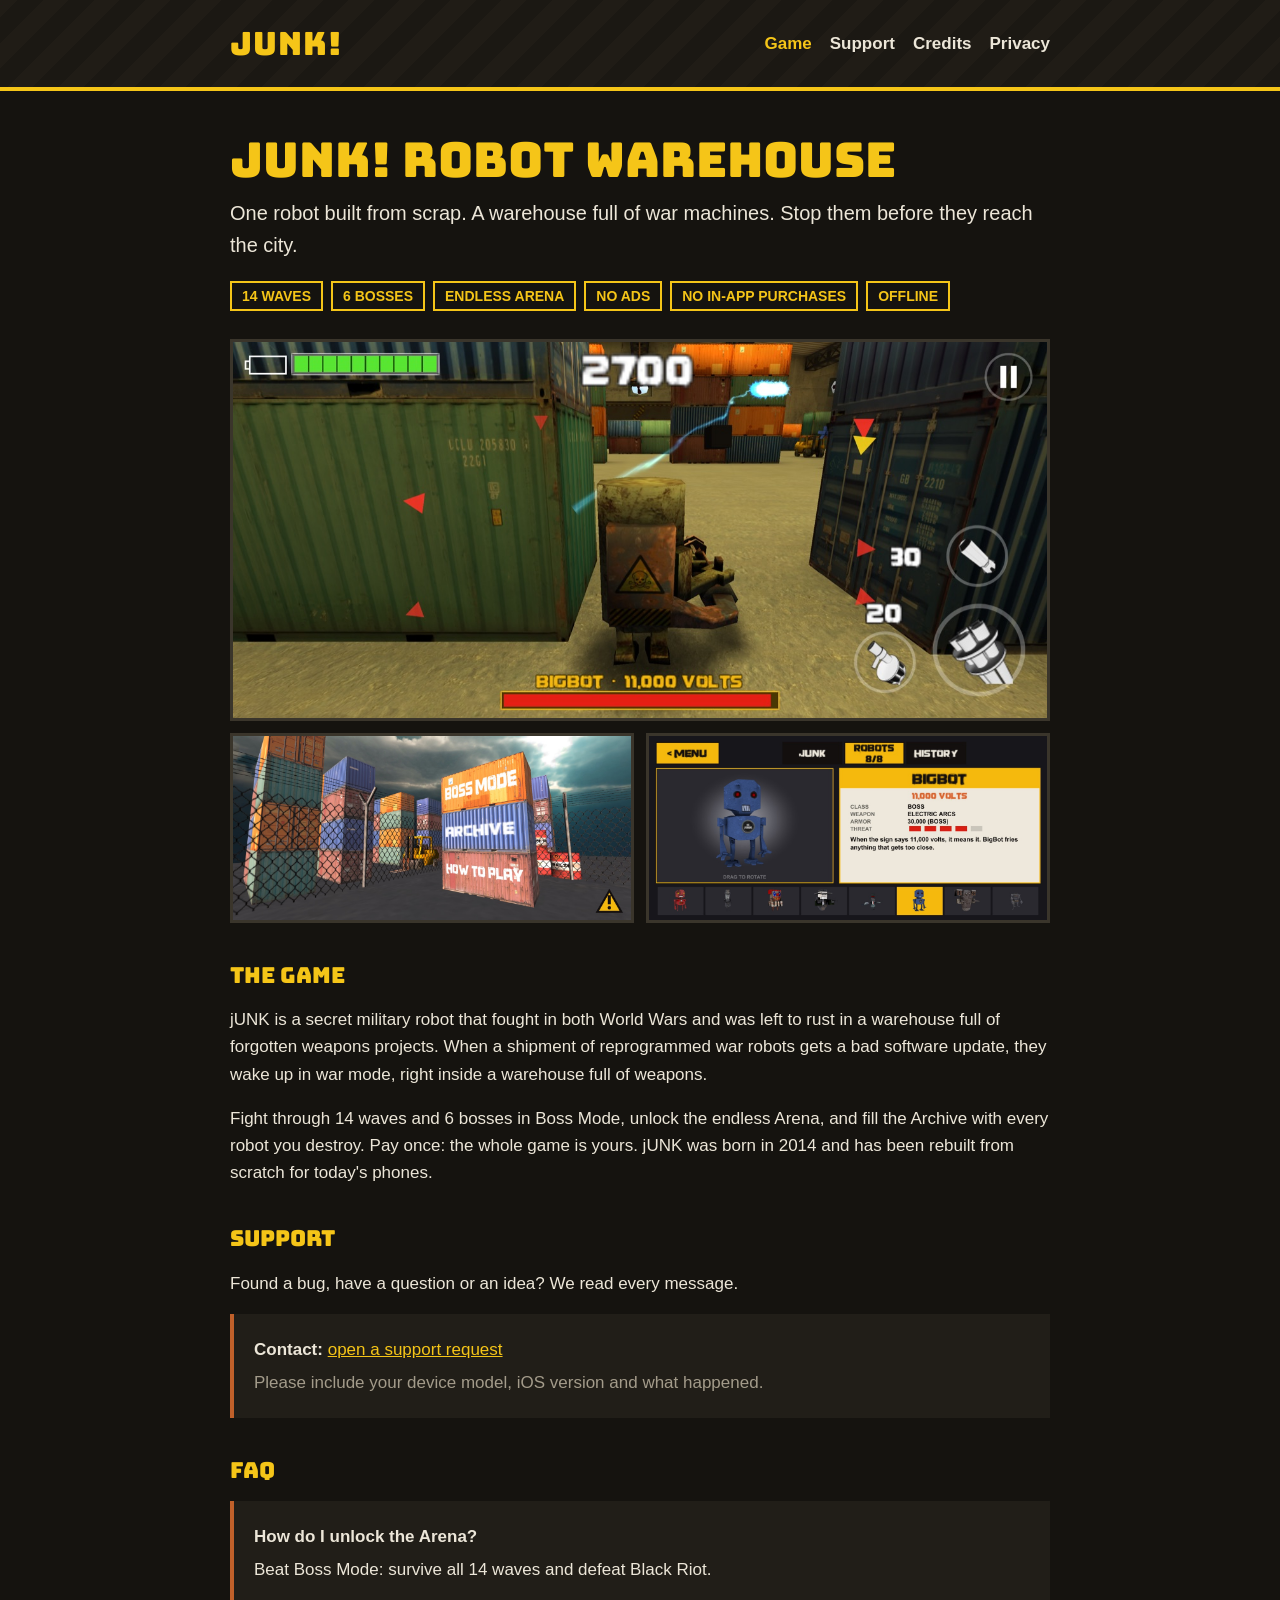
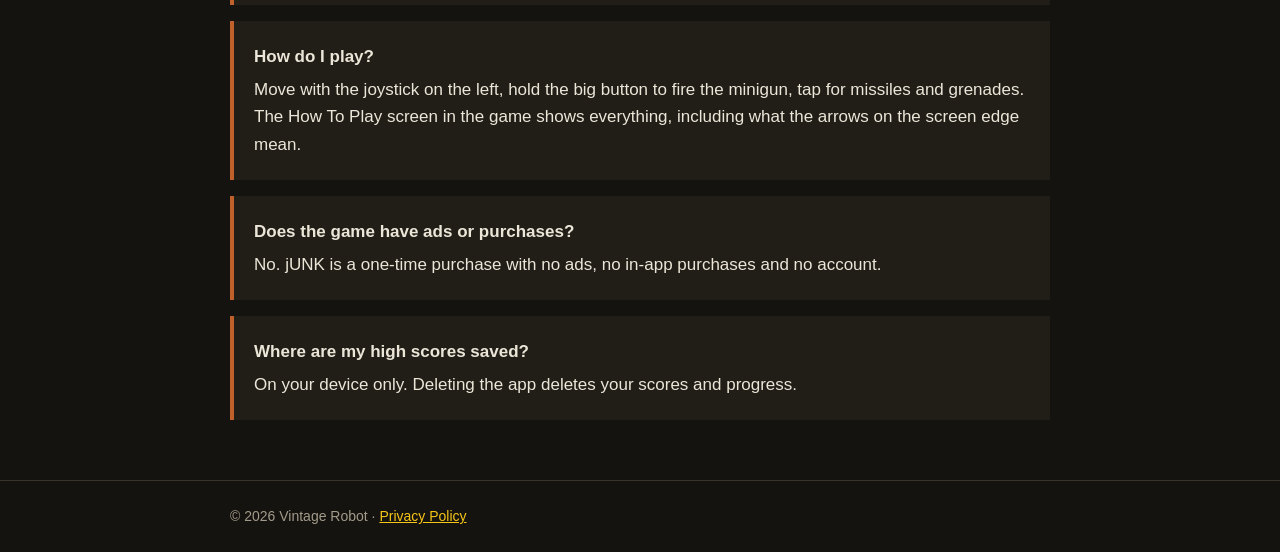
<file: index.html>
<!doctype html>
<html lang="en">
<head>
<meta charset="utf-8">
<meta name="viewport" content="width=device-width, initial-scale=1">
<title>jUNK! Robot Warehouse</title>
<meta name="description" content="jUNK! Robot Warehouse: a fast arcade shooter for iPhone and iPad. 14 waves, 6 bosses, no ads, no in-app purchases.">
<link rel="preconnect" href="https://fonts.googleapis.com">
<link rel="preconnect" href="https://fonts.gstatic.com" crossorigin>
<link href="https://fonts.googleapis.com/css2?family=Bungee&display=swap" rel="stylesheet">
<link rel="stylesheet" href="style.css">
</head>
<body>
<header><div class="wrap">
  <a class="logo" href="./">jUNK!</a>
  <nav><a href="./" aria-current="page">Game</a><a href="#support">Support</a><a href="credits.html">Credits</a><a href="privacy.html">Privacy</a></nav>
</div></header>

<main class="wrap">
  <h1>jUNK! Robot Warehouse</h1>
  <p class="lead">One robot built from scrap. A warehouse full of war machines. Stop them before they reach the city.</p>
  <ul class="tags"><li>14 waves</li><li>6 bosses</li><li>Endless Arena</li><li>No ads</li><li>No in-app purchases</li><li>Offline</li></ul>

  <img class="shot" src="img/boss-fight.jpg" alt="jUNK fighting BigBot, the 11,000-volt boss, in the warehouse" width="1280" height="591">
  <div class="grid">
    <img class="shot" src="img/menu.jpg" alt="Main menu with the shipping containers" width="1280" height="591" loading="lazy">
    <img class="shot" src="img/archive-robots.jpg" alt="Robot file in the Archive" width="1280" height="591" loading="lazy">
  </div>

  <h2>The game</h2>
  <p>jUNK is a secret military robot that fought in both World Wars and was left to rust in a warehouse full of forgotten weapons projects. When a shipment of reprogrammed war robots gets a bad software update, they wake up in war mode, right inside a warehouse full of weapons.</p>
  <p>Fight through 14 waves and 6 bosses in Boss Mode, unlock the endless Arena, and fill the Archive with every robot you destroy. Pay once: the whole game is yours. jUNK was born in 2014 and has been rebuilt from scratch for today's phones.</p>

  <h2 id="support">Support</h2>
  <p>Found a bug, have a question or an idea? We read every message.</p>
  <div class="card">
    <p><strong>Contact:</strong> <a href="https://github.com/vcardona/junk-site/issues/new">open a support request</a></p>
    <p class="muted">Please include your device model, iOS version and what happened.</p>
  </div>

  <h2>FAQ</h2>
  <div class="card">
    <p><strong>How do I unlock the Arena?</strong></p>
    <p>Beat Boss Mode: survive all 14 waves and defeat Black Riot.</p>
  </div>
  <div class="card">
    <p><strong>How do I play?</strong></p>
    <p>Move with the joystick on the left, hold the big button to fire the minigun, tap for missiles and grenades. The How To Play screen in the game shows everything, including what the arrows on the screen edge mean.</p>
  </div>
  <div class="card">
    <p><strong>Does the game have ads or purchases?</strong></p>
    <p>No. jUNK is a one-time purchase with no ads, no in-app purchases and no account.</p>
  </div>
  <div class="card">
    <p><strong>Where are my high scores saved?</strong></p>
    <p>On your device only. Deleting the app deletes your scores and progress.</p>
  </div>
</main>

<footer><div class="wrap">© 2026 Vintage Robot · <a href="privacy.html">Privacy Policy</a></div></footer>
</body>
</html>
</file>
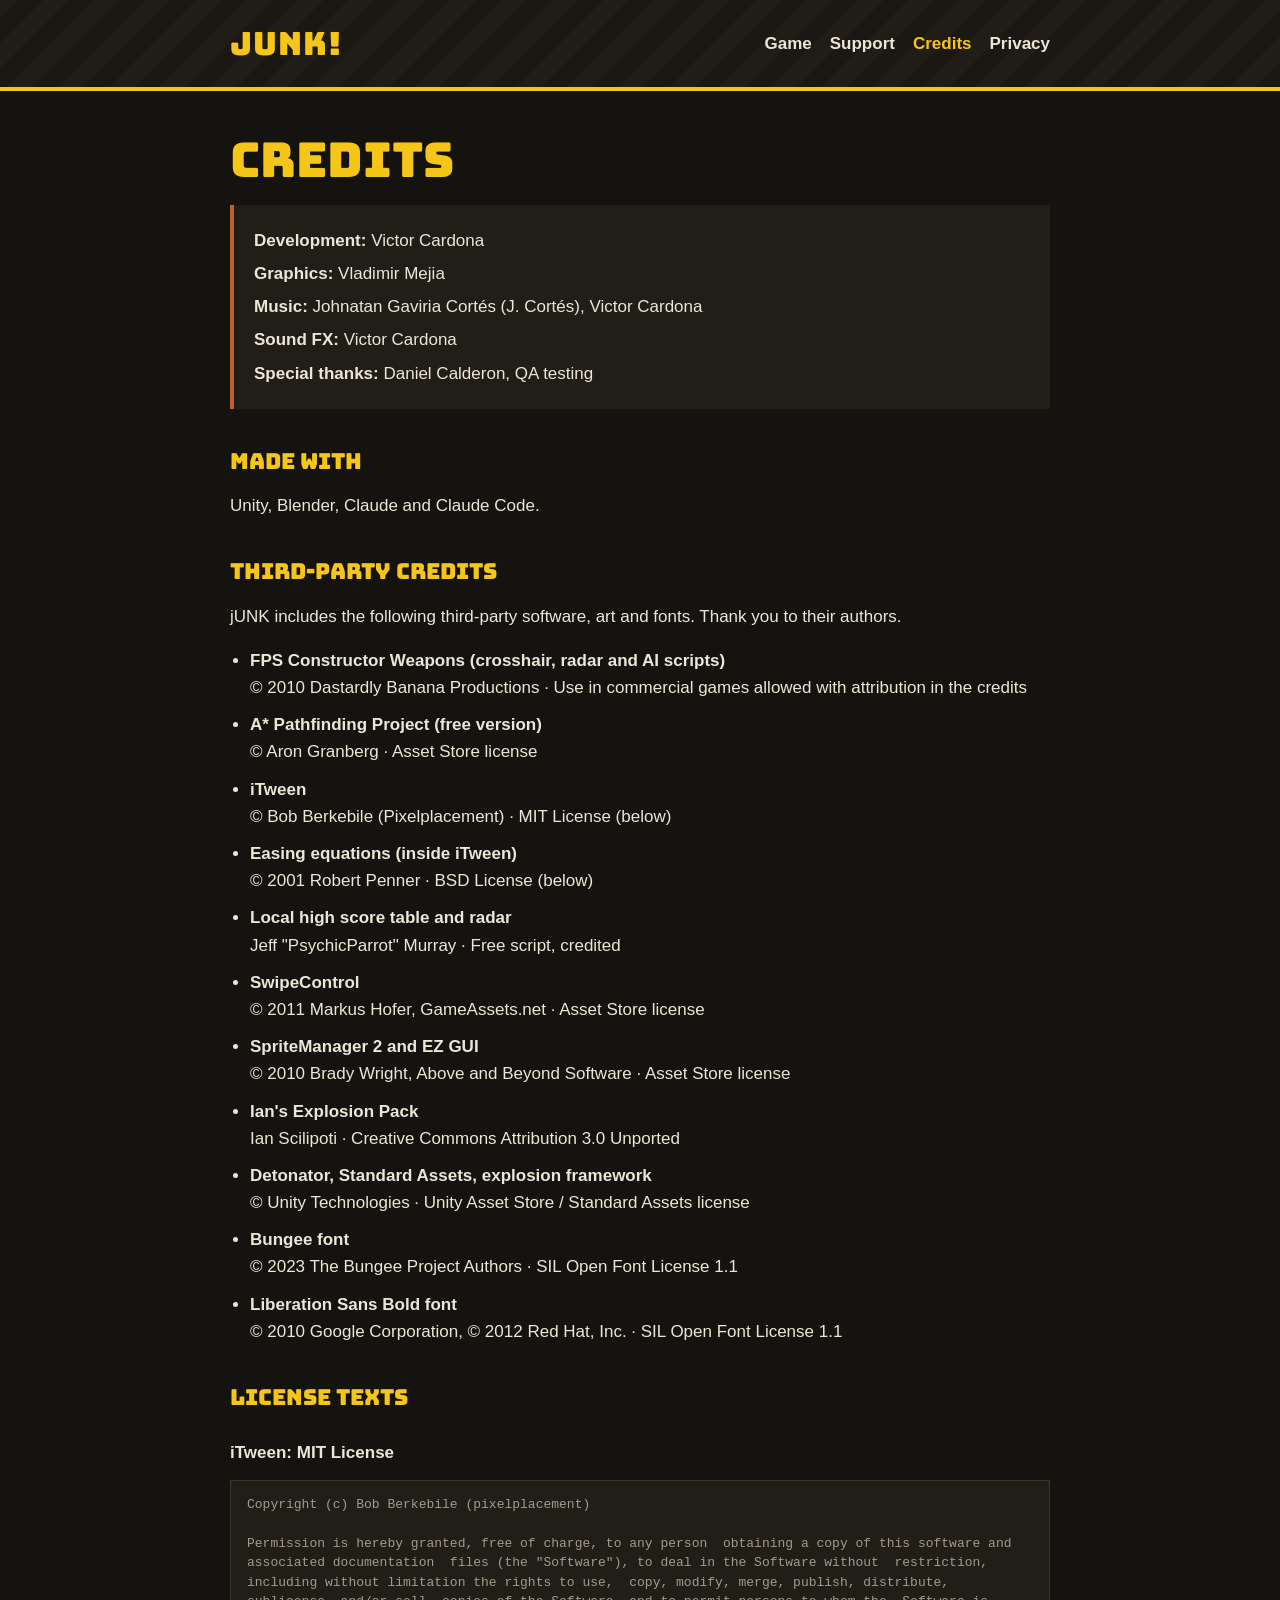
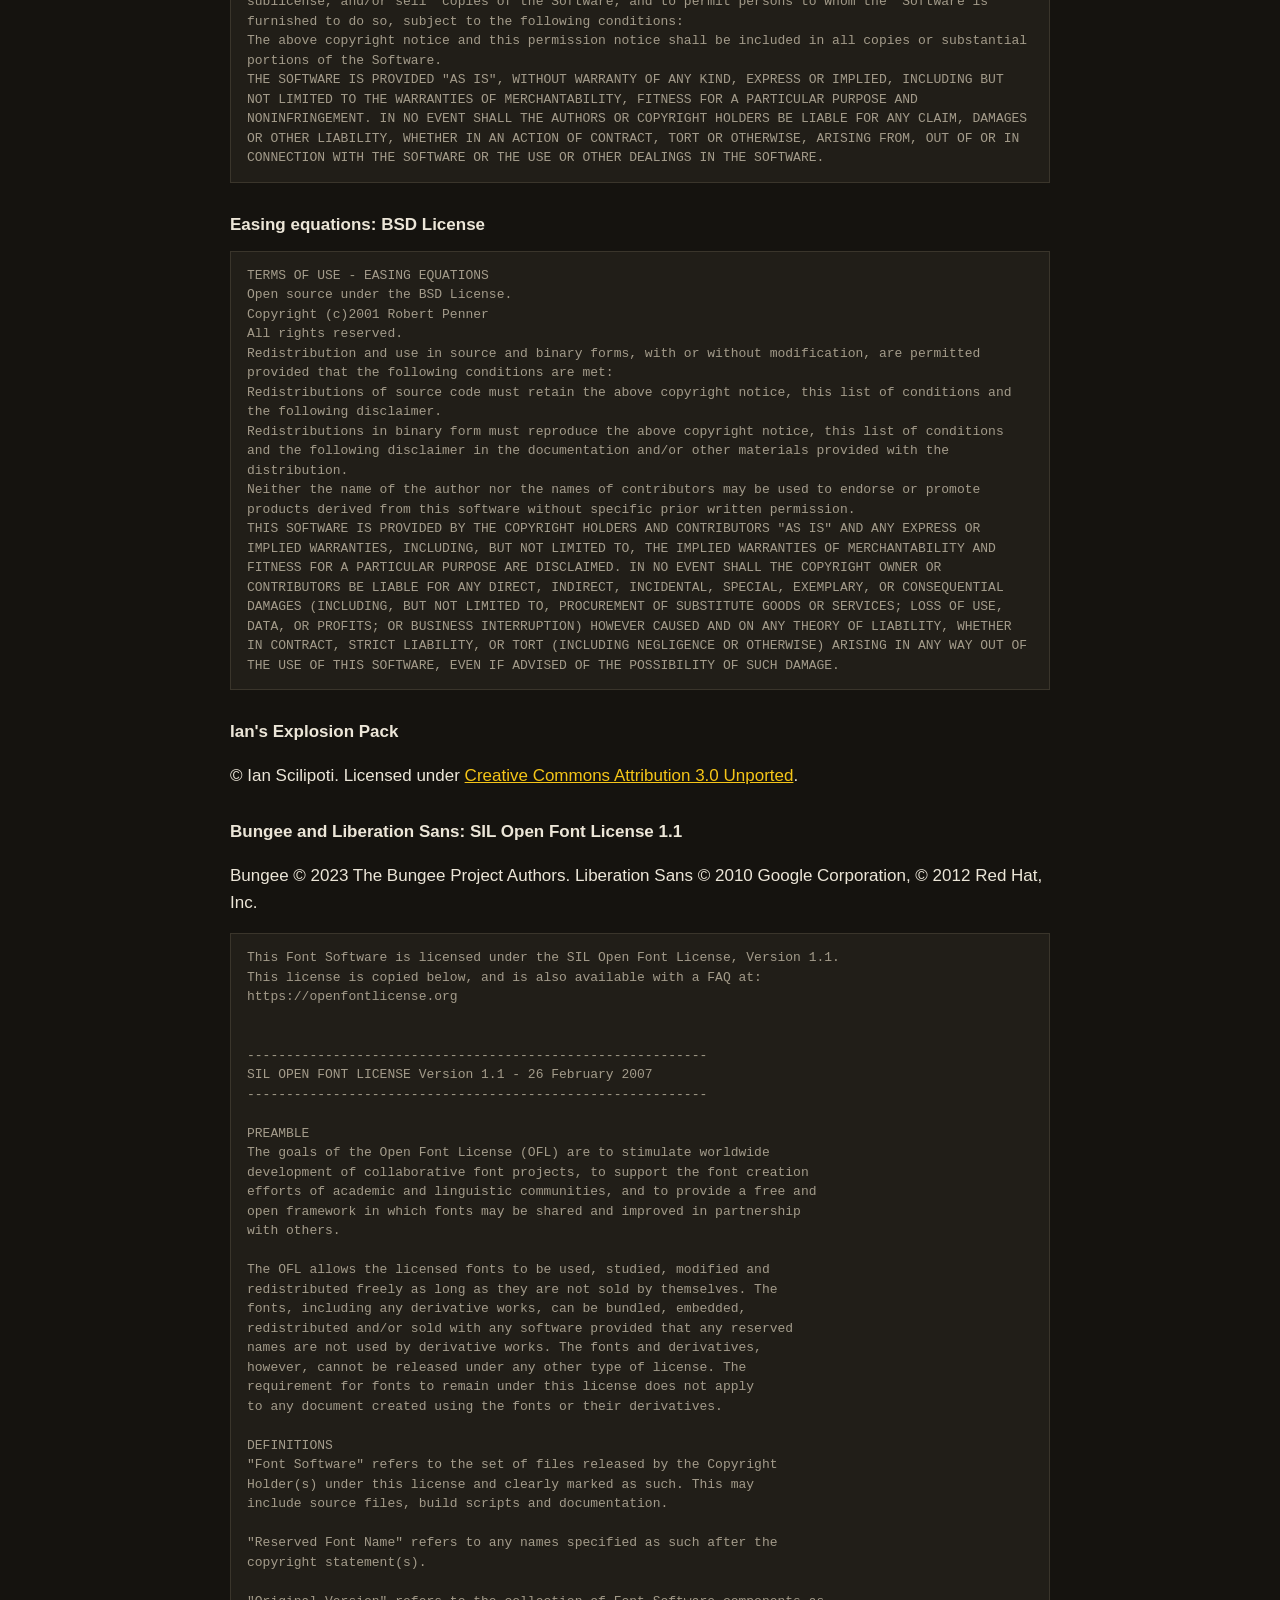
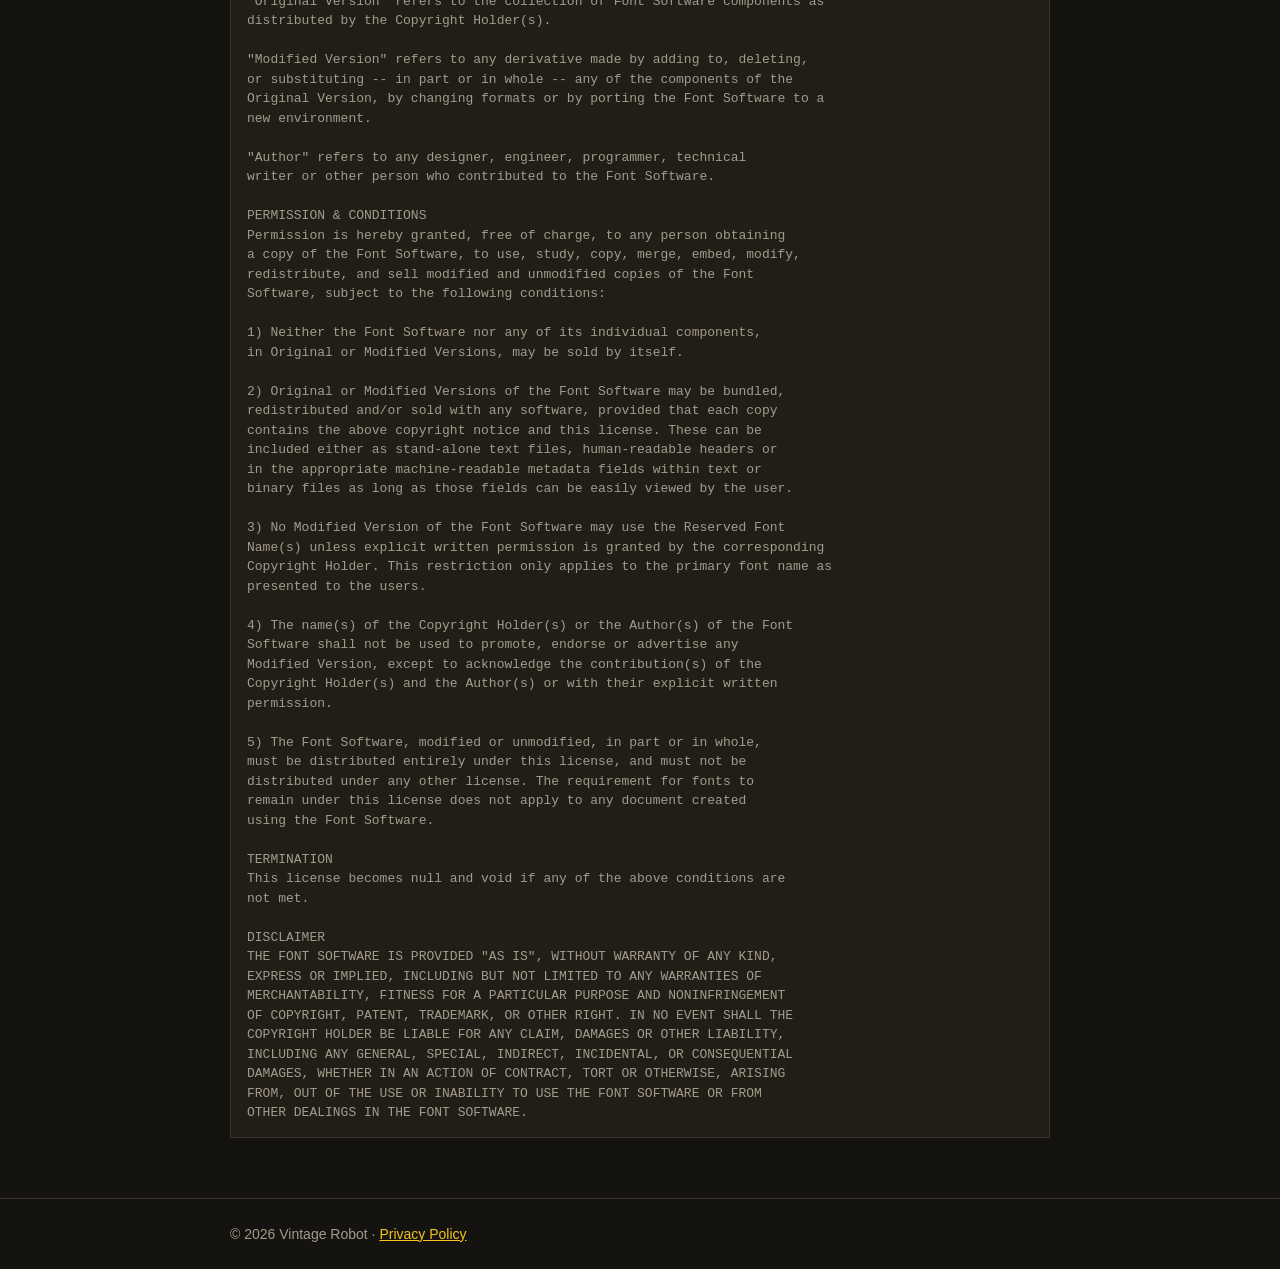
<file: credits.html>
<!doctype html>
<html lang="en">
<head>
<meta charset="utf-8">
<meta name="viewport" content="width=device-width, initial-scale=1">
<title>Credits · jUNK! Robot Warehouse</title>
<link rel="preconnect" href="https://fonts.googleapis.com">
<link rel="preconnect" href="https://fonts.gstatic.com" crossorigin>
<link href="https://fonts.googleapis.com/css2?family=Bungee&display=swap" rel="stylesheet">
<link rel="stylesheet" href="style.css">
</head>
<body>
<header><div class="wrap">
  <a class="logo" href="./">jUNK!</a>
  <nav><a href="./">Game</a><a href="./#support">Support</a><a href="credits.html" aria-current="page">Credits</a><a href="privacy.html">Privacy</a></nav>
</div></header>

<main class="wrap">
  <h1>Credits</h1>
  <div class="card">
    <p><strong>Development:</strong> Victor Cardona</p>
    <p><strong>Graphics:</strong> Vladimir Mejia</p>
    <p><strong>Music:</strong> Johnatan Gaviria Cortés (J. Cortés), Victor Cardona</p>
    <p><strong>Sound FX:</strong> Victor Cardona</p>
    <p><strong>Special thanks:</strong> Daniel Calderon, QA testing</p>
  </div>

  <h2>Made with</h2>
  <p>Unity, Blender, Claude and Claude Code.</p>

  <h2>Third-party credits</h2>
  <p>jUNK includes the following third-party software, art and fonts. Thank you to their authors.</p>
  <ul class="credits">
    <li><strong>FPS Constructor Weapons (crosshair, radar and AI scripts)</strong><br>© 2010 Dastardly Banana Productions · Use in commercial games allowed with attribution in the credits</li>
    <li><strong>A* Pathfinding Project (free version)</strong><br>© Aron Granberg · Asset Store license</li>
    <li><strong>iTween</strong><br>© Bob Berkebile (Pixelplacement) · MIT License (below)</li>
    <li><strong>Easing equations (inside iTween)</strong><br>© 2001 Robert Penner · BSD License (below)</li>
    <li><strong>Local high score table and radar</strong><br>Jeff &quot;PsychicParrot&quot; Murray · Free script, credited</li>
    <li><strong>SwipeControl</strong><br>© 2011 Markus Hofer, GameAssets.net · Asset Store license</li>
    <li><strong>SpriteManager 2 and EZ GUI</strong><br>© 2010 Brady Wright, Above and Beyond Software · Asset Store license</li>
    <li><strong>Ian&#x27;s Explosion Pack</strong><br>Ian Scilipoti · Creative Commons Attribution 3.0 Unported</li>
    <li><strong>Detonator, Standard Assets, explosion framework</strong><br>© Unity Technologies · Unity Asset Store / Standard Assets license</li>
    <li><strong>Bungee font</strong><br>© 2023 The Bungee Project Authors · SIL Open Font License 1.1</li>
    <li><strong>Liberation Sans Bold font</strong><br>© 2010 Google Corporation, © 2012 Red Hat, Inc. · SIL Open Font License 1.1</li>
  </ul>

  <h2>License texts</h2>
  <h3>iTween: MIT License</h3>
  <pre>Copyright (c) Bob Berkebile (pixelplacement)

Permission is hereby granted, free of charge, to any person  obtaining a copy of this software and associated documentation  files (the &quot;Software&quot;), to deal in the Software without  restriction, including without limitation the rights to use,  copy, modify, merge, publish, distribute, sublicense, and/or sell  copies of the Software, and to permit persons to whom the  Software is furnished to do so, subject to the following conditions:
The above copyright notice and this permission notice shall be included in all copies or substantial portions of the Software.
THE SOFTWARE IS PROVIDED &quot;AS IS&quot;, WITHOUT WARRANTY OF ANY KIND, EXPRESS OR IMPLIED, INCLUDING BUT NOT LIMITED TO THE WARRANTIES OF MERCHANTABILITY, FITNESS FOR A PARTICULAR PURPOSE AND NONINFRINGEMENT. IN NO EVENT SHALL THE AUTHORS OR COPYRIGHT HOLDERS BE LIABLE FOR ANY CLAIM, DAMAGES OR OTHER LIABILITY, WHETHER IN AN ACTION OF CONTRACT, TORT OR OTHERWISE, ARISING FROM, OUT OF OR IN CONNECTION WITH THE SOFTWARE OR THE USE OR OTHER DEALINGS IN THE SOFTWARE.</pre>
  <h3>Easing equations: BSD License</h3>
  <pre>TERMS OF USE - EASING EQUATIONS
Open source under the BSD License.
Copyright (c)2001 Robert Penner
All rights reserved.
Redistribution and use in source and binary forms, with or without modification, are permitted provided that the following conditions are met:
Redistributions of source code must retain the above copyright notice, this list of conditions and the following disclaimer.
Redistributions in binary form must reproduce the above copyright notice, this list of conditions and the following disclaimer in the documentation and/or other materials provided with the distribution.
Neither the name of the author nor the names of contributors may be used to endorse or promote products derived from this software without specific prior written permission.
THIS SOFTWARE IS PROVIDED BY THE COPYRIGHT HOLDERS AND CONTRIBUTORS &quot;AS IS&quot; AND ANY EXPRESS OR IMPLIED WARRANTIES, INCLUDING, BUT NOT LIMITED TO, THE IMPLIED WARRANTIES OF MERCHANTABILITY AND FITNESS FOR A PARTICULAR PURPOSE ARE DISCLAIMED. IN NO EVENT SHALL THE COPYRIGHT OWNER OR CONTRIBUTORS BE LIABLE FOR ANY DIRECT, INDIRECT, INCIDENTAL, SPECIAL, EXEMPLARY, OR CONSEQUENTIAL DAMAGES (INCLUDING, BUT NOT LIMITED TO, PROCUREMENT OF SUBSTITUTE GOODS OR SERVICES; LOSS OF USE, DATA, OR PROFITS; OR BUSINESS INTERRUPTION) HOWEVER CAUSED AND ON ANY THEORY OF LIABILITY, WHETHER IN CONTRACT, STRICT LIABILITY, OR TORT (INCLUDING NEGLIGENCE OR OTHERWISE) ARISING IN ANY WAY OUT OF THE USE OF THIS SOFTWARE, EVEN IF ADVISED OF THE POSSIBILITY OF SUCH DAMAGE.</pre>
  <h3>Ian's Explosion Pack</h3>
  <p>© Ian Scilipoti. Licensed under <a href="https://creativecommons.org/licenses/by/3.0/">Creative Commons Attribution 3.0 Unported</a>.</p>
  <h3>Bungee and Liberation Sans: SIL Open Font License 1.1</h3>
  <p>Bungee © 2023 The Bungee Project Authors. Liberation Sans © 2010 Google Corporation, © 2012 Red Hat, Inc.</p>
  <pre>This Font Software is licensed under the SIL Open Font License, Version 1.1.
This license is copied below, and is also available with a FAQ at:
https://openfontlicense.org


-----------------------------------------------------------
SIL OPEN FONT LICENSE Version 1.1 - 26 February 2007
-----------------------------------------------------------

PREAMBLE
The goals of the Open Font License (OFL) are to stimulate worldwide
development of collaborative font projects, to support the font creation
efforts of academic and linguistic communities, and to provide a free and
open framework in which fonts may be shared and improved in partnership
with others.

The OFL allows the licensed fonts to be used, studied, modified and
redistributed freely as long as they are not sold by themselves. The
fonts, including any derivative works, can be bundled, embedded, 
redistributed and/or sold with any software provided that any reserved
names are not used by derivative works. The fonts and derivatives,
however, cannot be released under any other type of license. The
requirement for fonts to remain under this license does not apply
to any document created using the fonts or their derivatives.

DEFINITIONS
&quot;Font Software&quot; refers to the set of files released by the Copyright
Holder(s) under this license and clearly marked as such. This may
include source files, build scripts and documentation.

&quot;Reserved Font Name&quot; refers to any names specified as such after the
copyright statement(s).

&quot;Original Version&quot; refers to the collection of Font Software components as
distributed by the Copyright Holder(s).

&quot;Modified Version&quot; refers to any derivative made by adding to, deleting,
or substituting -- in part or in whole -- any of the components of the
Original Version, by changing formats or by porting the Font Software to a
new environment.

&quot;Author&quot; refers to any designer, engineer, programmer, technical
writer or other person who contributed to the Font Software.

PERMISSION &amp; CONDITIONS
Permission is hereby granted, free of charge, to any person obtaining
a copy of the Font Software, to use, study, copy, merge, embed, modify,
redistribute, and sell modified and unmodified copies of the Font
Software, subject to the following conditions:

1) Neither the Font Software nor any of its individual components,
in Original or Modified Versions, may be sold by itself.

2) Original or Modified Versions of the Font Software may be bundled,
redistributed and/or sold with any software, provided that each copy
contains the above copyright notice and this license. These can be
included either as stand-alone text files, human-readable headers or
in the appropriate machine-readable metadata fields within text or
binary files as long as those fields can be easily viewed by the user.

3) No Modified Version of the Font Software may use the Reserved Font
Name(s) unless explicit written permission is granted by the corresponding
Copyright Holder. This restriction only applies to the primary font name as
presented to the users.

4) The name(s) of the Copyright Holder(s) or the Author(s) of the Font
Software shall not be used to promote, endorse or advertise any
Modified Version, except to acknowledge the contribution(s) of the
Copyright Holder(s) and the Author(s) or with their explicit written
permission.

5) The Font Software, modified or unmodified, in part or in whole,
must be distributed entirely under this license, and must not be
distributed under any other license. The requirement for fonts to
remain under this license does not apply to any document created
using the Font Software.

TERMINATION
This license becomes null and void if any of the above conditions are
not met.

DISCLAIMER
THE FONT SOFTWARE IS PROVIDED &quot;AS IS&quot;, WITHOUT WARRANTY OF ANY KIND,
EXPRESS OR IMPLIED, INCLUDING BUT NOT LIMITED TO ANY WARRANTIES OF
MERCHANTABILITY, FITNESS FOR A PARTICULAR PURPOSE AND NONINFRINGEMENT
OF COPYRIGHT, PATENT, TRADEMARK, OR OTHER RIGHT. IN NO EVENT SHALL THE
COPYRIGHT HOLDER BE LIABLE FOR ANY CLAIM, DAMAGES OR OTHER LIABILITY,
INCLUDING ANY GENERAL, SPECIAL, INDIRECT, INCIDENTAL, OR CONSEQUENTIAL
DAMAGES, WHETHER IN AN ACTION OF CONTRACT, TORT OR OTHERWISE, ARISING
FROM, OUT OF THE USE OR INABILITY TO USE THE FONT SOFTWARE OR FROM
OTHER DEALINGS IN THE FONT SOFTWARE.</pre>
</main>

<footer><div class="wrap">© 2026 Vintage Robot · <a href="privacy.html">Privacy Policy</a></div></footer>
</body>
</html>
</file>
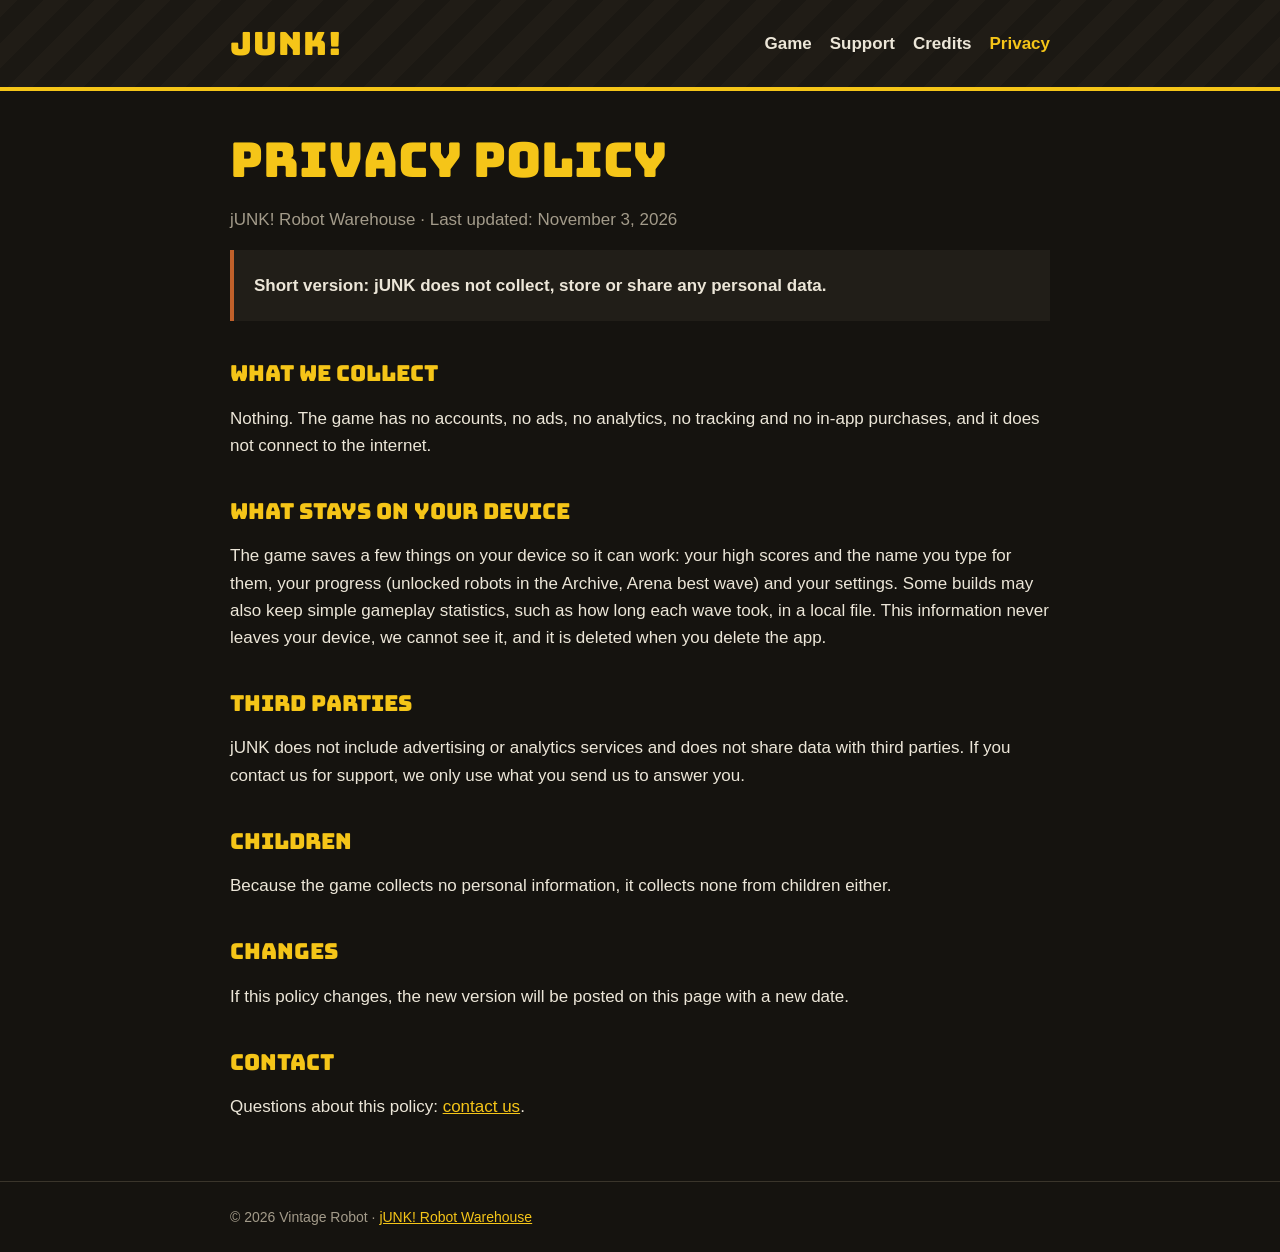
<file: privacy.html>
<!doctype html>
<html lang="en">
<head>
<meta charset="utf-8">
<meta name="viewport" content="width=device-width, initial-scale=1">
<title>Privacy Policy · jUNK! Robot Warehouse</title>
<link rel="preconnect" href="https://fonts.googleapis.com">
<link rel="preconnect" href="https://fonts.gstatic.com" crossorigin>
<link href="https://fonts.googleapis.com/css2?family=Bungee&display=swap" rel="stylesheet">
<link rel="stylesheet" href="style.css">
</head>
<body>
<header><div class="wrap">
  <a class="logo" href="./">jUNK!</a>
  <nav><a href="./">Game</a><a href="./#support">Support</a><a href="credits.html">Credits</a><a href="privacy.html" aria-current="page">Privacy</a></nav>
</div></header>

<main class="wrap">
  <h1>Privacy Policy</h1>
  <p class="muted">jUNK! Robot Warehouse · Last updated: November 3, 2026</p>

  <div class="card">
    <p><strong>Short version: jUNK does not collect, store or share any personal data.</strong></p>
  </div>

  <h2>What we collect</h2>
  <p>Nothing. The game has no accounts, no ads, no analytics, no tracking and no in-app purchases, and it does not connect to the internet.</p>

  <h2>What stays on your device</h2>
  <p>The game saves a few things on your device so it can work: your high scores and the name you type for them, your progress (unlocked robots in the Archive, Arena best wave) and your settings. Some builds may also keep simple gameplay statistics, such as how long each wave took, in a local file. This information never leaves your device, we cannot see it, and it is deleted when you delete the app.</p>

  <h2>Third parties</h2>
  <p>jUNK does not include advertising or analytics services and does not share data with third parties. If you contact us for support, we only use what you send us to answer you.</p>

  <h2>Children</h2>
  <p>Because the game collects no personal information, it collects none from children either.</p>

  <h2>Changes</h2>
  <p>If this policy changes, the new version will be posted on this page with a new date.</p>

  <h2>Contact</h2>
  <p>Questions about this policy: <a href="https://github.com/vcardona/junk-site/issues/new">contact us</a>.</p>
</main>

<footer><div class="wrap">© 2026 Vintage Robot · <a href="./">jUNK! Robot Warehouse</a></div></footer>
</body>
</html>
</file>
<file: style.css>
:root {
  --bg: #15130f;
  --panel: #211e18;
  --ink: #ece6d8;
  --muted: #a39b8a;
  --yellow: #f5c518;
  --rust: #c0602a;
  --line: #3a352b;
}
* { box-sizing: border-box; }
html { color-scheme: dark; }
body {
  margin: 0;
  background: var(--bg);
  color: var(--ink);
  font: 17px/1.6 -apple-system, BlinkMacSystemFont, "Segoe UI", Roboto, Helvetica, Arial, sans-serif;
}
.wrap { max-width: 860px; margin: 0 auto; padding: 0 20px; }
header { border-bottom: 4px solid var(--yellow); background: repeating-linear-gradient(-45deg, #1b1813 0 18px, #201c16 18px 36px); }
header .wrap { display: flex; align-items: center; justify-content: space-between; gap: 16px; padding-block: 18px; flex-wrap: wrap; }
.logo { font-family: "Bungee", Impact, "Arial Black", sans-serif; font-size: 32px; color: var(--yellow); text-decoration: none; letter-spacing: 1px; }
nav a { color: var(--ink); text-decoration: none; margin-left: 18px; font-weight: 600; }
nav a:first-child { margin-left: 0; }
nav a:hover, nav a[aria-current] { color: var(--yellow); }
h1, h2 { font-family: "Bungee", Impact, "Arial Black", sans-serif; font-weight: 400; line-height: 1.2; }
h1 { font-size: clamp(30px, 6vw, 48px); margin: 40px 0 8px; color: var(--yellow); }
h2 { font-size: 22px; margin: 40px 0 10px; color: var(--yellow); }
.lead { font-size: 20px; color: var(--ink); margin-top: 0; }
.tags { display: flex; flex-wrap: wrap; gap: 8px; margin: 18px 0 28px; padding: 0; list-style: none; }
.tags li { border: 2px solid var(--yellow); color: var(--yellow); padding: 2px 10px; font-weight: 700; font-size: 14px; text-transform: uppercase; }
.shot { display: block; width: 100%; height: auto; border: 3px solid var(--line); }
.grid { display: grid; grid-template-columns: 1fr 1fr; gap: 12px; margin-top: 12px; }
@media (max-width: 600px) { .grid { grid-template-columns: 1fr; } }
.card { background: var(--panel); border-left: 4px solid var(--rust); padding: 16px 20px; margin: 16px 0; }
.card p { margin: 6px 0; }
a { color: var(--yellow); }
.muted { color: var(--muted); }
footer { border-top: 1px solid var(--line); margin-top: 60px; padding-block: 24px; color: var(--muted); font-size: 14px; }
h3 { font-size: 17px; margin: 28px 0 8px; color: var(--ink); }
.credits { padding-left: 20px; }
.credits li { margin: 10px 0; }
pre { white-space: pre-wrap; overflow-wrap: anywhere; background: var(--panel); border: 1px solid var(--line); padding: 14px 16px; font-size: 13px; line-height: 1.5; color: var(--muted); }
</file>
